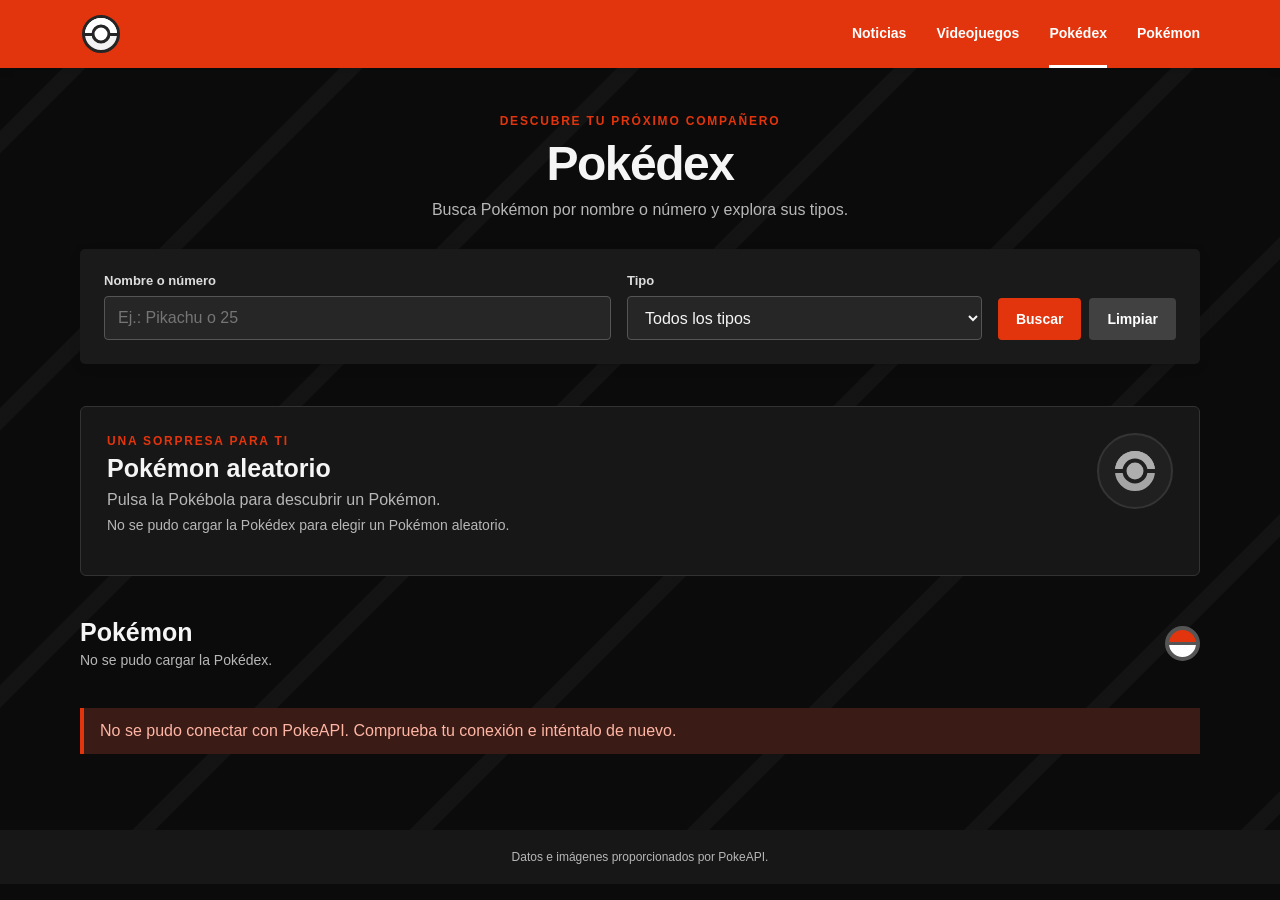
<file: index.html>
<!DOCTYPE html>
<html lang="es">
<head>
    <meta charset="UTF-8">
    <meta name="viewport" content="width=device-width, initial-scale=1.0">
    <meta name="theme-color" content="#ffffff">
    <meta name="description" content="Explora y busca Pokémon en la Pokédex.">
    <link rel="stylesheet" href="./css/style.css">
    <script type="module" src="./js/main.js"></script>
    <title>Pokédex | Pokémon</title>
</head>
<body>
    <header class="site-header">
        <a class="brand" href="./noticias.html" aria-label="Inicio Pokémon">
            <span class="brand-mark" aria-hidden="true"></span>
        </a>
        <nav class="site-nav" aria-label="Navegación principal">
            <a class="nav-link" href="./noticias.html">Noticias</a>
            <a class="nav-link" href="./videojuegos.html">Videojuegos</a>
            <a class="nav-link nav-link-active" href="#pokedex">Pokédex</a>
            <a class="nav-link" href="#pokemon-aleatorio">Pokémon</a>
        </nav>
    </header>

    <main id="pokedex" class="page-content">
        <section class="intro" aria-labelledby="page-title">
            <p class="eyebrow">Descubre tu próximo compañero</p>
            <h1 id="page-title">Pokédex</h1>
            <p class="intro-copy">Busca Pokémon por nombre o número y explora sus tipos.</p>
        </section>

        <section class="search-panel" aria-label="Filtros de la Pokédex">
            <form id="filters-form" class="filters-form">
                <div class="field search-field">
                    <label for="pokemon-search">Nombre o número</label>
                    <input
                        id="pokemon-search"
                        name="pokemon"
                        type="search"
                        placeholder="Ej.: Pikachu o 25"
                        autocomplete="off"
                    >
                </div>
                <div class="field type-field">
                    <label for="type-filter">Tipo</label>
                    <select id="type-filter" name="type">
                        <option value="">Todos los tipos</option>
                        <option value="normal">Normal</option>
                        <option value="fire">Fuego</option>
                        <option value="water">Agua</option>
                        <option value="electric">Eléctrico</option>
                        <option value="grass">Planta</option>
                        <option value="ice">Hielo</option>
                        <option value="fighting">Lucha</option>
                        <option value="poison">Veneno</option>
                        <option value="ground">Tierra</option>
                        <option value="flying">Volador</option>
                        <option value="psychic">Psíquico</option>
                        <option value="bug">Bicho</option>
                        <option value="rock">Roca</option>
                        <option value="ghost">Fantasma</option>
                        <option value="dragon">Dragón</option>
                        <option value="dark">Siniestro</option>
                        <option value="steel">Acero</option>
                        <option value="fairy">Hada</option>
                    </select>
                </div>
                <div class="form-actions">
                    <button class="button button-primary" type="submit">Buscar</button>
                    <button class="button button-secondary" id="clear-filters" type="button">Limpiar</button>
                </div>
            </form>
        </section>

        <section id="pokemon-aleatorio" class="random-section" aria-labelledby="random-title">
            <div class="random-copy">
                <p class="eyebrow">Una sorpresa para ti</p>
                <h2 id="random-title">Pokémon aleatorio</h2>
                <p class="intro-copy">Pulsa la Pokébola para descubrir un Pokémon.</p>
            </div>
            <button
                id="random-pokemon-button"
                class="random-pokeball"
                type="button"
                aria-label="Descubrir un Pokémon aleatorio"
                disabled
            >
                <span class="brand-mark" aria-hidden="true"></span>
            </button>
            <p id="random-status" class="random-status" role="status" aria-live="polite">
                Preparando la Pokédex...
            </p>
            <div id="random-pokemon-result" class="random-result" aria-live="polite"></div>
        </section>

        <section class="results" aria-labelledby="results-title">
            <div class="results-heading">
                <div>
                    <h2 id="results-title">Pokémon</h2>
                    <p id="results-status" class="results-status" role="status" aria-live="polite">
                        Cargando la Pokédex...
                    </p>
                </div>
                <span class="pokedex-mark" aria-hidden="true">●</span>
            </div>
            <div id="pokemon-grid" class="pokemon-grid" aria-live="polite"></div>
            <p id="error-message" class="error-message" role="alert" hidden></p>
            <button id="load-more" class="button button-load" type="button" hidden>
                Cargar más Pokémon
            </button>
        </section>
    </main>

    <dialog id="pokemon-dialog" class="pokemon-dialog" aria-label="Información del Pokémon">
        <div class="dialog-panel">
            <button id="close-pokemon-dialog" class="dialog-close" type="button" aria-label="Cerrar información">×</button>
            <div id="pokemon-details"></div>
        </div>
    </dialog>

    <footer class="site-footer">
        <p>Datos e imágenes proporcionados por PokeAPI.</p>
    </footer>
</body>
</html>
</file>
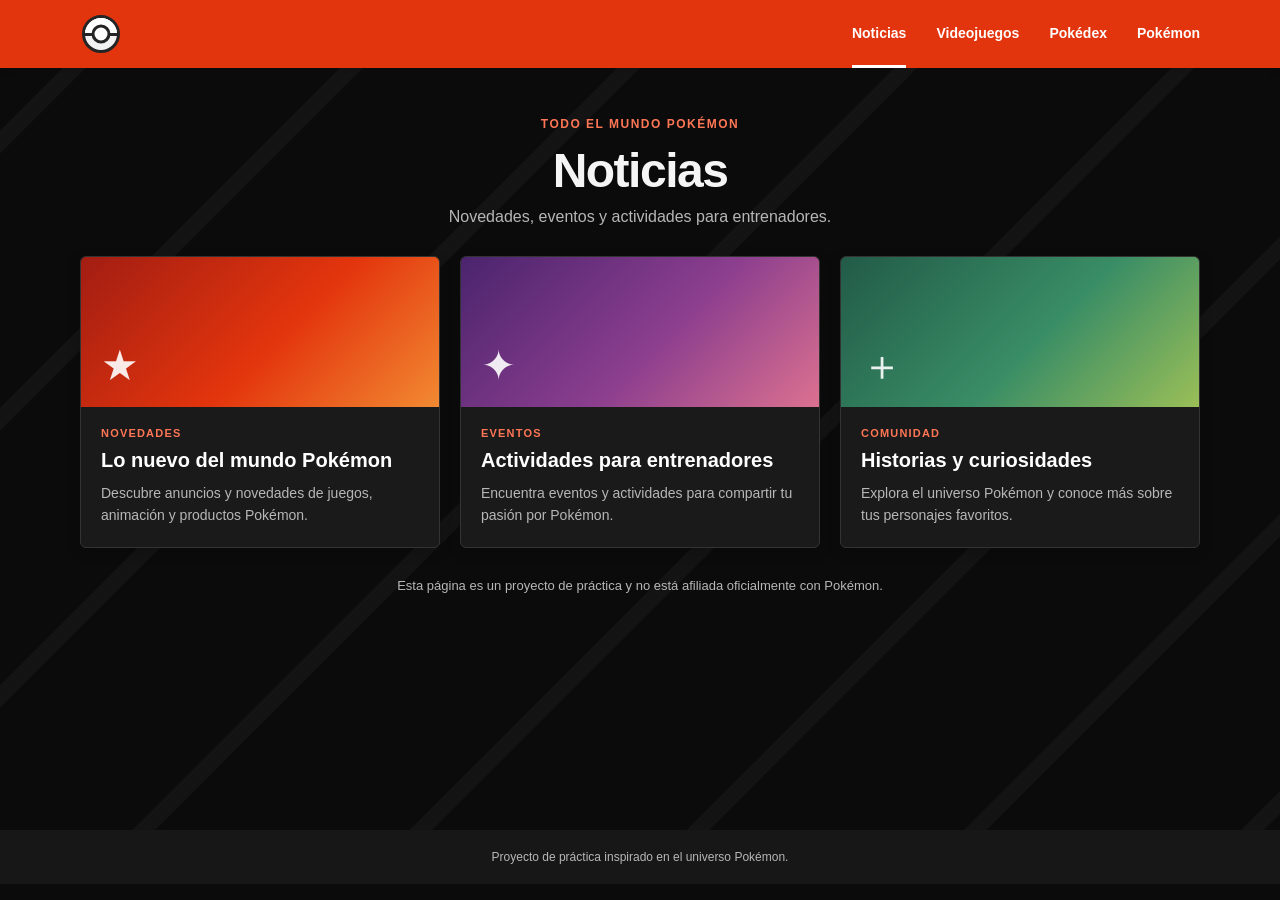
<file: noticias.html>
<!DOCTYPE html>
<html lang="es">
<head>
    <meta charset="UTF-8">
    <meta name="viewport" content="width=device-width, initial-scale=1.0">
    <meta name="theme-color" content="#e3350d">
    <meta name="description" content="Explora novedades, eventos y actividades del mundo Pokémon.">
    <link rel="stylesheet" href="./css/style.css">
    <title>Noticias | Pokémon</title>
</head>
<body>
    <header class="site-header">
        <a class="brand" href="./noticias.html" aria-label="Inicio Pokémon">
            <span class="brand-mark" aria-hidden="true"></span>
        </a>
        <nav class="site-nav" aria-label="Navegación principal">
            <a class="nav-link nav-link-active" href="./noticias.html" aria-current="page">Noticias</a>
            <a class="nav-link" href="./videojuegos.html">Videojuegos</a>
            <a class="nav-link" href="./index.html">Pokédex</a>
            <a class="nav-link" href="./index.html#pokemon-aleatorio">Pokémon</a>
        </nav>
    </header>

    <main class="page-content">
        <section class="intro" aria-labelledby="page-title">
            <p class="section-label">Todo el mundo Pokémon</p>
            <h1 class="page-title" id="page-title">Noticias</h1>
            <p class="intro-copy">Novedades, eventos y actividades para entrenadores.</p>
        </section>

        <section class="content-grid" aria-label="Secciones de noticias">
            <article class="content-card">
                <div class="card-banner" aria-hidden="true"><span class="banner-symbol">★</span></div>
                <div class="card-body">
                    <p class="card-category">Novedades</p>
                    <h2 class="card-title">Lo nuevo del mundo Pokémon</h2>
                    <p class="card-copy">Descubre anuncios y novedades de juegos, animación y productos Pokémon.</p>
                </div>
            </article>

            <article class="content-card">
                <div class="card-banner card-banner-events" aria-hidden="true"><span class="banner-symbol">✦</span></div>
                <div class="card-body">
                    <p class="card-category">Eventos</p>
                    <h2 class="card-title">Actividades para entrenadores</h2>
                    <p class="card-copy">Encuentra eventos y actividades para compartir tu pasión por Pokémon.</p>
                </div>
            </article>

            <article class="content-card">
                <div class="card-banner card-banner-community" aria-hidden="true"><span class="banner-symbol">＋</span></div>
                <div class="card-body">
                    <p class="card-category">Comunidad</p>
                    <h2 class="card-title">Historias y curiosidades</h2>
                    <p class="card-copy">Explora el universo Pokémon y conoce más sobre tus personajes favoritos.</p>
                </div>
            </article>
        </section>

        <p class="content-note">Esta página es un proyecto de práctica y no está afiliada oficialmente con Pokémon.</p>
    </main>

    <footer class="site-footer">
        <p>Proyecto de práctica inspirado en el universo Pokémon.</p>
    </footer>
</body>
</html>
</file>
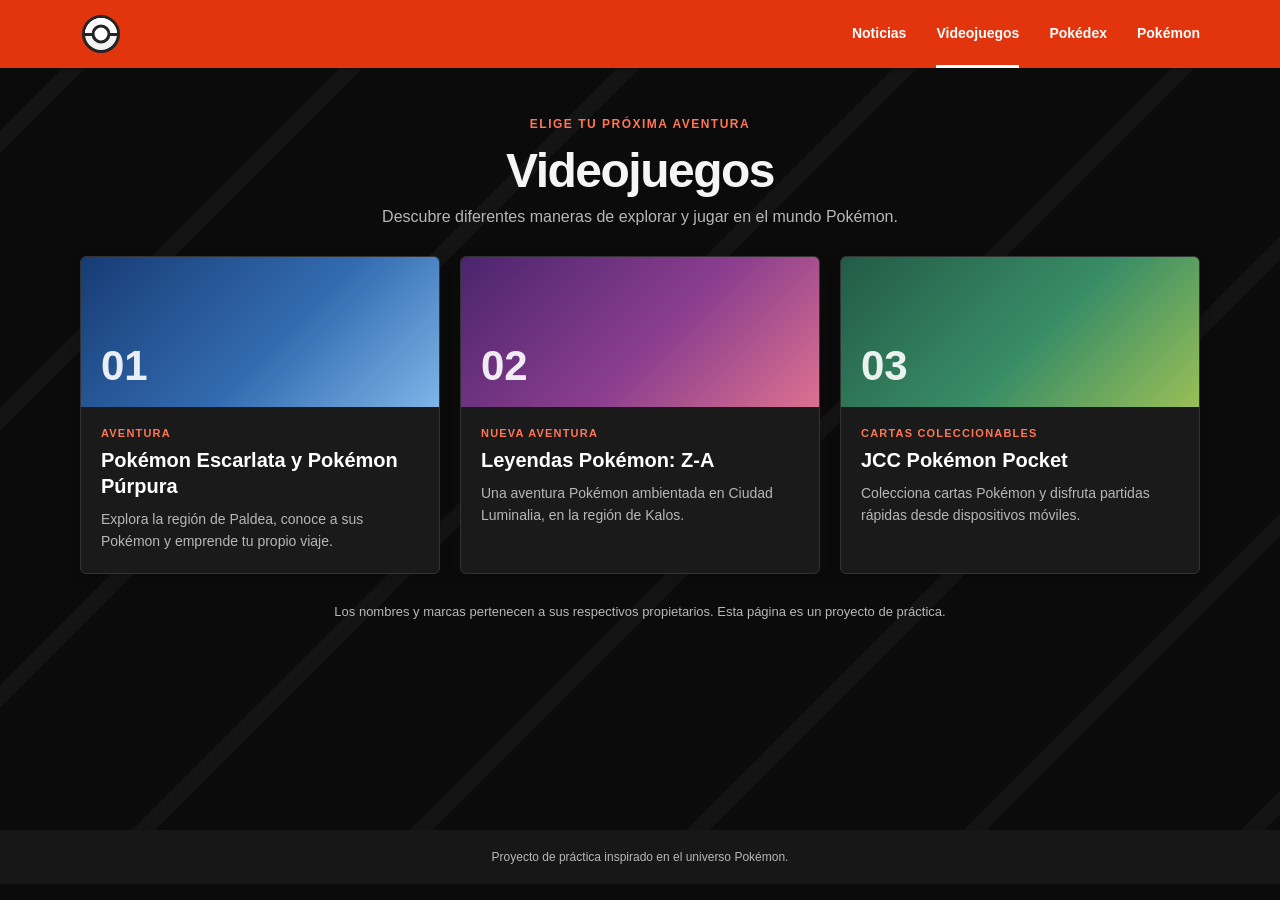
<file: videojuegos.html>
<!DOCTYPE html>
<html lang="es">
<head>
    <meta charset="UTF-8">
    <meta name="viewport" content="width=device-width, initial-scale=1.0">
    <meta name="theme-color" content="#e3350d">
    <meta name="description" content="Explora videojuegos y formas de jugar en el universo Pokémon.">
    <link rel="stylesheet" href="./css/style.css">
    <title>Videojuegos | Pokémon</title>
</head>
<body>
    <header class="site-header">
        <a class="brand" href="./noticias.html" aria-label="Inicio Pokémon">
            <span class="brand-mark" aria-hidden="true"></span>
        </a>
        <nav class="site-nav" aria-label="Navegación principal">
            <a class="nav-link" href="./noticias.html">Noticias</a>
            <a class="nav-link nav-link-active" href="./videojuegos.html" aria-current="page">Videojuegos</a>
            <a class="nav-link" href="./index.html">Pokédex</a>
            <a class="nav-link" href="./index.html#pokemon-aleatorio">Pokémon</a>
        </nav>
    </header>

    <main class="page-content">
        <section class="intro" aria-labelledby="page-title">
            <p class="section-label">Elige tu próxima aventura</p>
            <h1 class="page-title" id="page-title">Videojuegos</h1>
            <p class="intro-copy">Descubre diferentes maneras de explorar y jugar en el mundo Pokémon.</p>
        </section>

        <section class="content-grid" aria-label="Videojuegos Pokémon">
            <article class="content-card">
                <div class="card-banner card-banner-games" aria-hidden="true"><span class="banner-symbol">01</span></div>
                <div class="card-body">
                    <p class="card-category">Aventura</p>
                    <h2 class="card-title">Pokémon Escarlata y Pokémon Púrpura</h2>
                    <p class="card-copy">Explora la región de Paldea, conoce a sus Pokémon y emprende tu propio viaje.</p>
                </div>
            </article>

            <article class="content-card">
                <div class="card-banner card-banner-events" aria-hidden="true"><span class="banner-symbol">02</span></div>
                <div class="card-body">
                    <p class="card-category">Nueva aventura</p>
                    <h2 class="card-title">Leyendas Pokémon: Z-A</h2>
                    <p class="card-copy">Una aventura Pokémon ambientada en Ciudad Luminalia, en la región de Kalos.</p>
                </div>
            </article>

            <article class="content-card">
                <div class="card-banner card-banner-community" aria-hidden="true"><span class="banner-symbol">03</span></div>
                <div class="card-body">
                    <p class="card-category">Cartas coleccionables</p>
                    <h2 class="card-title">JCC Pokémon Pocket</h2>
                    <p class="card-copy">Colecciona cartas Pokémon y disfruta partidas rápidas desde dispositivos móviles.</p>
                </div>
            </article>
        </section>

        <p class="content-note">Los nombres y marcas pertenecen a sus respectivos propietarios. Esta página es un proyecto de práctica.</p>
    </main>

    <footer class="site-footer">
        <p>Proyecto de práctica inspirado en el universo Pokémon.</p>
    </footer>
</body>
</html>
</file>
<file: css/style.css>
:root {
    font-family: Arial, Helvetica, sans-serif;
    color: #f5f5f5;
    background: #0b0b0b;
    font-synthesis: none;
    text-rendering: optimizeLegibility;
    --red: #e3350d;
    --ink: #f5f5f5;
    --muted: #b7b7b7;
    --border: #444444;
}

* {
    box-sizing: border-box;
}

html {
    min-width: 320px;
    scroll-behavior: smooth;
}

body {
    min-width: 320px;
    margin: 0;
    background-color: #0b0b0b;
    background-image: repeating-linear-gradient(
        135deg,
        transparent 0,
        transparent 92px,
        rgba(255, 255, 255, 0.035) 93px,
        rgba(255, 255, 255, 0.035) 108px,
        transparent 109px,
        transparent 196px
    );
}

button,
input,
select {
    font: inherit;
}

.site-header {
    position: sticky;
    z-index: 2;
    top: 0;
    display: flex;
    min-height: 68px;
    align-items: center;
    justify-content: space-between;
    padding: 0 max(24px, calc((100% - 1120px) / 2));
    background: var(--red);
    box-shadow: 0 2px 8px rgba(0, 0, 0, 0.1);
}

.brand {
    display: grid;
    width: 42px;
    height: 42px;
    place-items: center;
    text-decoration: none;
}

.brand-mark {
    position: relative;
    display: block;
    width: 38px;
    height: 38px;
    overflow: hidden;
    border: 3px solid #252525;
    border-radius: 50%;
    background: linear-gradient(to bottom, #ffffff 0 46%, #252525 46% 56%, #f2f2f2 56%);
}

.brand-mark::before {
    position: absolute;
    top: 0;
    right: 0;
    left: 0;
    height: 46%;
    background: #ffffff;
    content: "";
}

.brand-mark::after {
    position: absolute;
    top: 50%;
    left: 50%;
    width: 13px;
    height: 13px;
    transform: translate(-50%, -50%);
    border: 3px solid #252525;
    border-radius: 50%;
    background: #ffffff;
    content: "";
}

.site-nav {
    display: flex;
    height: 68px;
    gap: 30px;
    align-items: center;
}

.nav-link {
    display: flex;
    height: 100%;
    align-items: center;
    border-bottom: 3px solid transparent;
    color: #ffffff;
    font-size: 14px;
    font-weight: 700;
    text-decoration: none;
}

.nav-link:hover,
.nav-link-active {
    border-bottom-color: #ffffff;
    color: #ffffff;
}

.page-content {
    width: min(100% - 40px, 1120px);
    min-height: calc(100vh - 138px);
    margin: 0 auto;
    padding: 46px 0 64px;
}

.intro {
    margin-bottom: 30px;
    text-align: center;
}

.eyebrow {
    margin: 0 0 8px;
    color: var(--red);
    font-size: 12px;
    font-weight: 800;
    letter-spacing: 1.8px;
    text-transform: uppercase;
}

h1,
h2,
p {
    margin-top: 0;
}

.intro h1 {
    margin-bottom: 10px;
    color: var(--ink);
    font-size: clamp(36px, 5vw, 48px);
    letter-spacing: -1.5px;
}

.intro-copy {
    margin-bottom: 0;
    color: var(--muted);
    font-size: 16px;
}

.search-panel {
    margin-bottom: 42px;
    padding: 24px;
    border-radius: 5px;
    background: #1a1a1a;
    box-shadow: 0 3px 12px rgba(0, 0, 0, 0.09);
}

.filters-form {
    display: grid;
    grid-template-columns: minmax(220px, 1fr) minmax(190px, 0.7fr) auto;
    gap: 16px;
    align-items: end;
}

.field {
    display: grid;
    gap: 8px;
}

.field label {
    color: #dddddd;
    font-size: 13px;
    font-weight: 700;
}

.field input,
.field select {
    width: 100%;
    height: 44px;
    padding: 0 13px;
    border: 1px solid #555555;
    border-radius: 4px;
    outline: none;
    background: #262626;
    color: #f5f5f5;
}

.field input:focus,
.field select:focus {
    border-color: #f15a3b;
    box-shadow: 0 0 0 3px rgba(59, 130, 160, 0.16);
}

.form-actions {
    display: flex;
    gap: 8px;
}

.button {
    min-height: 42px;
    padding: 0 18px;
    border: 0;
    border-radius: 4px;
    cursor: pointer;
    font-size: 14px;
    font-weight: 700;
    transition: background-color 140ms ease, transform 140ms ease;
}

.button:hover {
    transform: translateY(-1px);
}

.button:focus-visible {
    outline: 3px solid rgba(59, 130, 160, 0.45);
    outline-offset: 2px;
}

.button-primary {
    background: var(--red);
    color: #ffffff;
}

.button-primary:hover {
    background: #c92f0c;
}

.button-secondary {
    background: #414141;
    color: #ffffff;
}

.button-secondary:hover {
    background: #555555;
}

.results-heading {
    display: flex;
    align-items: center;
    justify-content: space-between;
    margin-bottom: 18px;
}

.random-section {
    display: grid;
    grid-template-columns: minmax(0, 1fr) auto;
    gap: 8px 24px;
    align-items: center;
    margin-bottom: 42px;
    padding: 26px;
    border: 1px solid #333333;
    border-radius: 6px;
    background: #171717;
    scroll-margin-top: 88px;
}

.random-copy h2 {
    margin: 0 0 8px;
    color: var(--ink);
    font-size: 25px;
}

.random-copy .eyebrow {
    margin-bottom: 6px;
}

.random-copy .intro-copy {
    margin: 0;
}

.random-pokeball {
    display: grid;
    width: 76px;
    height: 76px;
    place-items: center;
    border: 2px solid #444444;
    border-radius: 50%;
    background: #262626;
    cursor: pointer;
    transition: transform 160ms ease, background-color 160ms ease;
}

.random-pokeball:hover:not(:disabled) {
    transform: scale(1.07);
    background: #333333;
}

.random-pokeball:focus-visible {
    outline: 3px solid #ff7655;
    outline-offset: 3px;
}

.random-pokeball:disabled {
    cursor: wait;
    opacity: 0.65;
}

.random-pokeball .brand-mark {
    width: 48px;
    height: 48px;
    border-width: 4px;
}

.random-pokeball .brand-mark::after {
    width: 17px;
    height: 17px;
    border-width: 4px;
}

.random-pokeball.is-spinning .brand-mark {
    animation: pokeball-spin 700ms ease-in-out infinite;
}

.random-status {
    grid-column: 1 / -1;
    margin: 0;
    color: var(--muted);
    font-size: 14px;
}

.random-result {
    grid-column: 1 / -1;
    width: min(100%, 300px);
    margin: 8px auto 0;
}

.random-result .pokemon-card {
    text-align: center;
}

.random-result .pokemon-art {
    aspect-ratio: 1;
    background: #252525;
}

.random-result .pokemon-types {
    justify-content: center;
}

@keyframes pokeball-spin {
    50% { transform: rotate(180deg) scale(1.08); }
    100% { transform: rotate(360deg); }
}

.results-heading h2 {
    margin-bottom: 5px;
    color: var(--ink);
    font-size: 25px;
}

.results-status {
    margin-bottom: 0;
    color: var(--muted);
    font-size: 14px;
}

.pokedex-mark {
    display: grid;
    width: 35px;
    height: 35px;
    place-items: center;
    border: 4px solid #555555;
    border-radius: 50%;
    background: linear-gradient(to bottom, #e3350d 0 44%, #555555 44% 56%, #ffffff 56%);
    color: transparent;
}

.pokemon-grid {
    display: grid;
    grid-template-columns: repeat(3, minmax(0, 1fr));
    gap: 30px 18px;
}

.pokemon-card {
    min-width: 0;
    color: var(--ink);
    cursor: pointer;
}

.pokemon-card:focus-visible {
    border-radius: 5px;
    outline: 3px solid #ff7655;
    outline-offset: 4px;
}

.missingno-state {
    display: flex;
    grid-column: 1 / -1;
    min-height: 250px;
    flex-direction: column;
    align-items: center;
    justify-content: center;
    gap: 12px;
    padding: 24px;
    border: 1px solid #333333;
    border-radius: 5px;
    background: #1a1a1a;
    text-align: center;
}

.missingno-state img {
    width: min(220px, 70%);
    max-height: 220px;
    object-fit: contain;
}

.missingno-state p {
    margin: 0;
    color: #ff7655;
    font-size: 20px;
    font-weight: 700;
}

.pokemon-art {
    display: grid;
    aspect-ratio: 1.12 / 1;
    overflow: hidden;
    place-items: center;
    border-radius: 4px;
    background: #252525;
}

.pokemon-art img {
    display: block;
    width: 82%;
    height: 82%;
    object-fit: contain;
    transition: transform 180ms ease;
}

.pokemon-card:hover .pokemon-art img {
    transform: scale(1.06);
}

.pokemon-number {
    margin: 10px 0 6px;
    color: #b7b7b7;
    font-size: 12px;
    font-weight: 700;
}

.pokemon-name {
    margin: 0 0 9px;
    font-size: 19px;
    font-weight: 700;
    text-transform: capitalize;
}

.pokemon-dialog {
    width: min(580px, calc(100% - 28px));
    max-width: 580px;
    max-height: min(85vh, 760px);
    padding: 0;
    overflow: auto;
    border: 1px solid #444444;
    border-radius: 8px;
    background: #171717;
    color: #f5f5f5;
}

.pokemon-dialog::backdrop {
    background: rgba(0, 0, 0, 0.78);
    backdrop-filter: blur(3px);
}

.dialog-panel {
    position: relative;
    padding: 28px;
}

.dialog-close {
    position: absolute;
    top: 10px;
    right: 12px;
    width: 38px;
    height: 38px;
    border: 0;
    border-radius: 50%;
    background: #333333;
    color: #ffffff;
    cursor: pointer;
    font-size: 28px;
    line-height: 1;
}

.dialog-close:hover {
    background: var(--red);
}

.dialog-pokemon-header {
    display: flex;
    align-items: center;
    gap: 20px;
    padding: 10px 38px 22px 0;
    border-bottom: 1px solid #383838;
}

.dialog-pokemon-image {
    width: min(38%, 190px);
    aspect-ratio: 1;
    object-fit: contain;
    border-radius: 6px;
    background: #252525;
}

.dialog-title {
    margin: 0 0 14px;
    font-size: clamp(24px, 5vw, 34px);
    text-transform: capitalize;
}

.pokemon-measurements {
    display: grid;
    grid-template-columns: repeat(3, minmax(0, 1fr));
    gap: 10px;
    margin: 20px 0 24px;
}

.detail-row {
    min-width: 0;
    padding: 12px;
    border-radius: 4px;
    background: #252525;
}

.detail-row dt {
    margin-bottom: 6px;
    color: #b7b7b7;
    font-size: 12px;
    font-weight: 700;
}

.detail-row dd {
    margin: 0;
    font-size: 14px;
    line-height: 1.4;
    text-transform: capitalize;
}

.details-section-title {
    margin: 0 0 12px;
    font-size: 18px;
}

.stats-list {
    display: grid;
    gap: 9px;
}

.stat-row {
    display: grid;
    grid-template-columns: minmax(105px, 1fr) 32px minmax(80px, 1.3fr);
    gap: 10px;
    align-items: center;
    font-size: 13px;
}

.stat-row dt {
    color: #d7d7d7;
}

.stat-row dd {
    margin: 0;
    color: #ffffff;
    font-weight: 700;
    text-align: right;
}

.stat-bar {
    height: 8px;
    overflow: hidden;
    border-radius: 99px;
    background: #3a3a3a;
}

.stat-bar-fill {
    display: block;
    height: 100%;
    border-radius: inherit;
    background: var(--red);
}

.pokemon-types {
    display: flex;
    flex-wrap: wrap;
    gap: 6px;
}

.type-badge {
    min-width: 92px;
    padding: 4px 12px;
    border-radius: 3px;
    color: #ffffff;
    font-size: 12px;
    text-align: center;
}

.type-normal { background: #9a9a62; }
.type-fire { background: #e66b35; }
.type-water { background: #4a91c6; }
.type-electric { background: #d6ad24; }
.type-grass { background: #70a84b; }
.type-ice { background: #64b9b5; }
.type-fighting { background: #b94a42; }
.type-poison { background: #9956a1; }
.type-ground { background: #c3a04d; }
.type-flying { background: #8e79bd; }
.type-psychic { background: #d25c82; }
.type-bug { background: #8d9f36; }
.type-rock { background: #9a8346; }
.type-ghost { background: #705b9a; }
.type-dragon { background: #5967c4; }
.type-dark { background: #615348; }
.type-steel { background: #7d8b98; }
.type-fairy { background: #ce7ca5; }

.button-load {
    display: block;
    min-width: 210px;
    margin: 34px auto 0;
    background: #555555;
    color: #ffffff;
}

.button-load:hover {
    background: #333333;
}

.button-load[hidden],
.error-message[hidden] {
    display: none;
}

.error-message {
    margin: 22px 0 0;
    padding: 14px 16px;
    border-left: 4px solid var(--red);
    background: #3b1b16;
    color: #ffb6a5;
}

.site-footer {
    padding: 20px;
    background: #171717;
    color: #b7b7b7;
    font-size: 12px;
    text-align: center;
}

.site-footer p {
    margin: 0;
}

.section-label {
    display: inline-block;
    margin-bottom: 12px;
    color: #ff7655;
    font-size: 12px;
    font-weight: 800;
    letter-spacing: 1.5px;
    text-transform: uppercase;
}

.page-title {
    margin-bottom: 10px;
    color: var(--ink);
    font-size: clamp(36px, 5vw, 48px);
    letter-spacing: -1.5px;
}

.content-grid {
    display: grid;
    grid-template-columns: repeat(3, minmax(0, 1fr));
    gap: 20px;
}

.content-card {
    overflow: hidden;
    border: 1px solid #333333;
    border-radius: 6px;
    background: #1a1a1a;
    box-shadow: 0 4px 14px rgba(0, 0, 0, 0.18);
}

.card-banner {
    display: flex;
    min-height: 150px;
    align-items: end;
    padding: 20px;
    background: linear-gradient(135deg, #a21d12, #e3350d 55%, #f28a32);
}

.card-banner-games {
    background: linear-gradient(135deg, #173b74, #326bb0 55%, #7db6e8);
}

.card-banner-events {
    background: linear-gradient(135deg, #4b246e, #8b3e8e 55%, #dc7190);
}

.card-banner-community {
    background: linear-gradient(135deg, #225b48, #398d66 55%, #9abf57);
}

.banner-symbol {
    color: rgba(255, 255, 255, 0.9);
    font-size: 42px;
    font-weight: 900;
    line-height: 1;
}

.card-body {
    padding: 20px;
}

.card-category {
    margin-bottom: 8px;
    color: #ff7655;
    font-size: 11px;
    font-weight: 800;
    letter-spacing: 1.2px;
    text-transform: uppercase;
}

.card-title {
    margin-bottom: 9px;
    color: #ffffff;
    font-size: 20px;
    line-height: 1.3;
}

.card-copy {
    margin-bottom: 0;
    color: var(--muted);
    font-size: 14px;
    line-height: 1.6;
}

.content-note {
    margin: 28px 0 0;
    color: var(--muted);
    font-size: 13px;
    line-height: 1.5;
    text-align: center;
}

@media (max-width: 760px) {
    .content-grid {
        grid-template-columns: repeat(2, minmax(0, 1fr));
    }

    .filters-form {
        grid-template-columns: 1fr 1fr;
    }

    .form-actions {
        grid-column: 1 / -1;
    }

    .form-actions .button {
        flex: 1;
    }

    .pokemon-grid {
        grid-template-columns: repeat(2, minmax(0, 1fr));
        gap: 26px 16px;
    }
}

@media (max-width: 480px) {
    .site-header {
        min-height: 60px;
        gap: 7px;
        padding: 0 10px;
    }

    .site-nav {
        height: 60px;
        gap: 5px;
    }

    .nav-link {
        font-size: 10px;
    }

    .page-content {
        width: min(100% - 28px, 1120px);
        padding-top: 34px;
    }

    .intro {
        margin-bottom: 24px;
    }

    .intro-copy {
        font-size: 14px;
        line-height: 1.5;
    }

    .search-panel {
        margin-bottom: 32px;
        padding: 18px 15px;
    }

    .random-section {
        gap: 12px;
        margin-bottom: 32px;
        padding: 18px 15px;
    }

    .random-copy h2 {
        font-size: 21px;
    }

    .random-pokeball {
        width: 60px;
        height: 60px;
    }

    .filters-form {
        grid-template-columns: 1fr;
        gap: 13px;
    }

    .form-actions {
        grid-column: auto;
    }

    .pokemon-grid {
        gap: 24px 12px;
    }

    .content-grid {
        grid-template-columns: 1fr;
        gap: 16px;
    }

    .dialog-panel {
        padding: 22px 16px;
    }

    .dialog-pokemon-header {
        gap: 12px;
    }

    .pokemon-measurements {
        grid-template-columns: 1fr 1fr;
    }

    .card-banner {
        min-height: 120px;
    }

    .pokemon-name {
        font-size: 17px;
    }

    .type-badge {
        min-width: 74px;
        padding: 4px 8px;
    }
}
</file>
